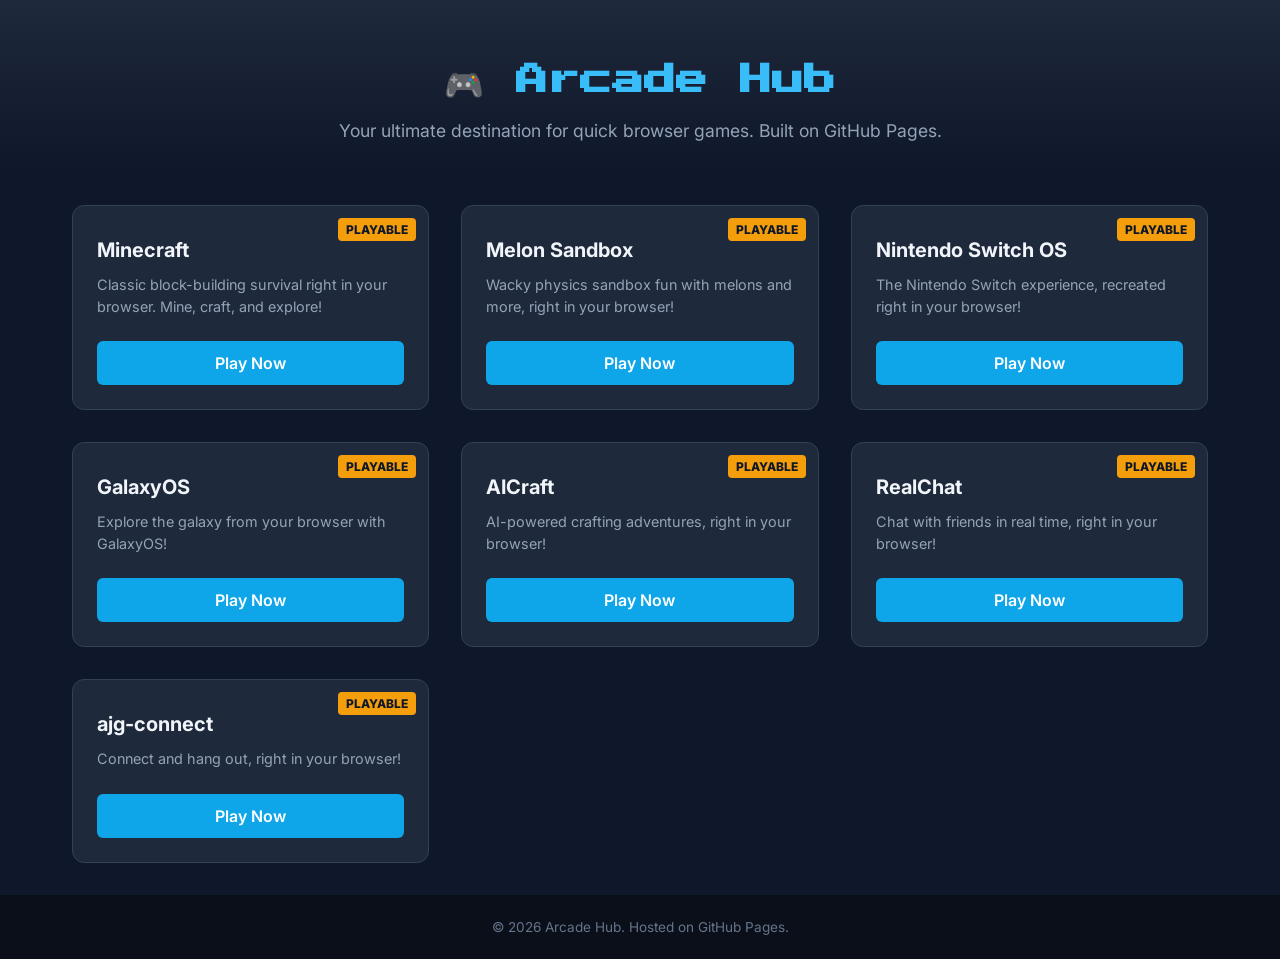
<file: index.html>
<!DOCTYPE html>
<html lang="en">
<head>
    <meta charset="UTF-8">
    <meta name="viewport" content="width=device-width, initial-scale=1.0">
    <title>Arcade Hub - Play Games Online</title>
    <link rel="stylesheet" href="style.css">
    <link href="https://fonts.googleapis.com/css2?family=Press+Start+2P&family=Inter:wght@400;600;800&display=swap" rel="stylesheet">
</head>
<body>

    <header class="hero">
        <h1>🎮 Arcade Hub</h1>
        <p>Your ultimate destination for quick browser games. Built on GitHub Pages.</p>
    </header>

    <main class="container">
        <section class="game-grid">
            
            <div class="game-card">
                <div class="card-badge live">Playable</div>
                <div class="card-content">
                    <h2>Minecraft</h2>
                    <p>Classic block-building survival right in your browser. Mine, craft, and explore!</p>
                    <a href="https://tinyurl.com/ah-r-one" class="play-btn">Play Now</a>
                </div>
            </div>

            <div class="game-card">
                <div class="card-badge live">Playable</div>
                <div class="card-content">
                    <h2>Melon Sandbox</h2>
                    <p>Wacky physics sandbox fun with melons and more, right in your browser!</p>
                    <a href="https://tinyurl.com/AH-R-TWO" class="play-btn">Play Now</a>
                </div>
            </div>

            <div class="game-card">
                <div class="card-badge live">Playable</div>
                <div class="card-content">
                    <h2>Nintendo Switch OS</h2>
                    <p>The Nintendo Switch experience, recreated right in your browser!</p>
                    <a href="https://tinyurl.com/ah-r-three" class="play-btn">Play Now</a>
                </div>
            </div>

            <div class="game-card">
                <div class="card-badge live">Playable</div>
                <div class="card-content">
                    <h2>GalaxyOS</h2>
                    <p>Explore the galaxy from your browser with GalaxyOS!</p>
                    <a href="https://tinyurl.com/ah-r-four" class="play-btn">Play Now</a>
                </div>
            </div>

            <div class="game-card">
                <div class="card-badge live">Playable</div>
                <div class="card-content">
                    <h2>AICraft</h2>
                    <p>AI-powered crafting adventures, right in your browser!</p>
                    <a href="https://tinyurl.com/arcade-hub-r-five" class="play-btn">Play Now</a>
                </div>
            </div>

            <div class="game-card">
                <div class="card-badge live">Playable</div>
                <div class="card-content">
                    <h2>RealChat</h2>
                    <p>Chat with friends in real time, right in your browser!</p>
                    <a href="https://sites.google.com/view/realchat-revive" class="play-btn">Play Now</a>
                </div>
            </div>

            <div class="game-card">
                <div class="card-badge live">Playable</div>
                <div class="card-content">
                    <h2>ajg-connect</h2>
                    <p>Connect and hang out, right in your browser!</p>
                    <a href="https://sites.google.com/view/ajg-connect" class="play-btn">Play Now</a>
                </div>
            </div>

        </section>
    </main>

    <footer>
        <p>&copy; 2026 Arcade Hub. Hosted on GitHub Pages.</p>
    </footer>

</body>
</html>
</file>
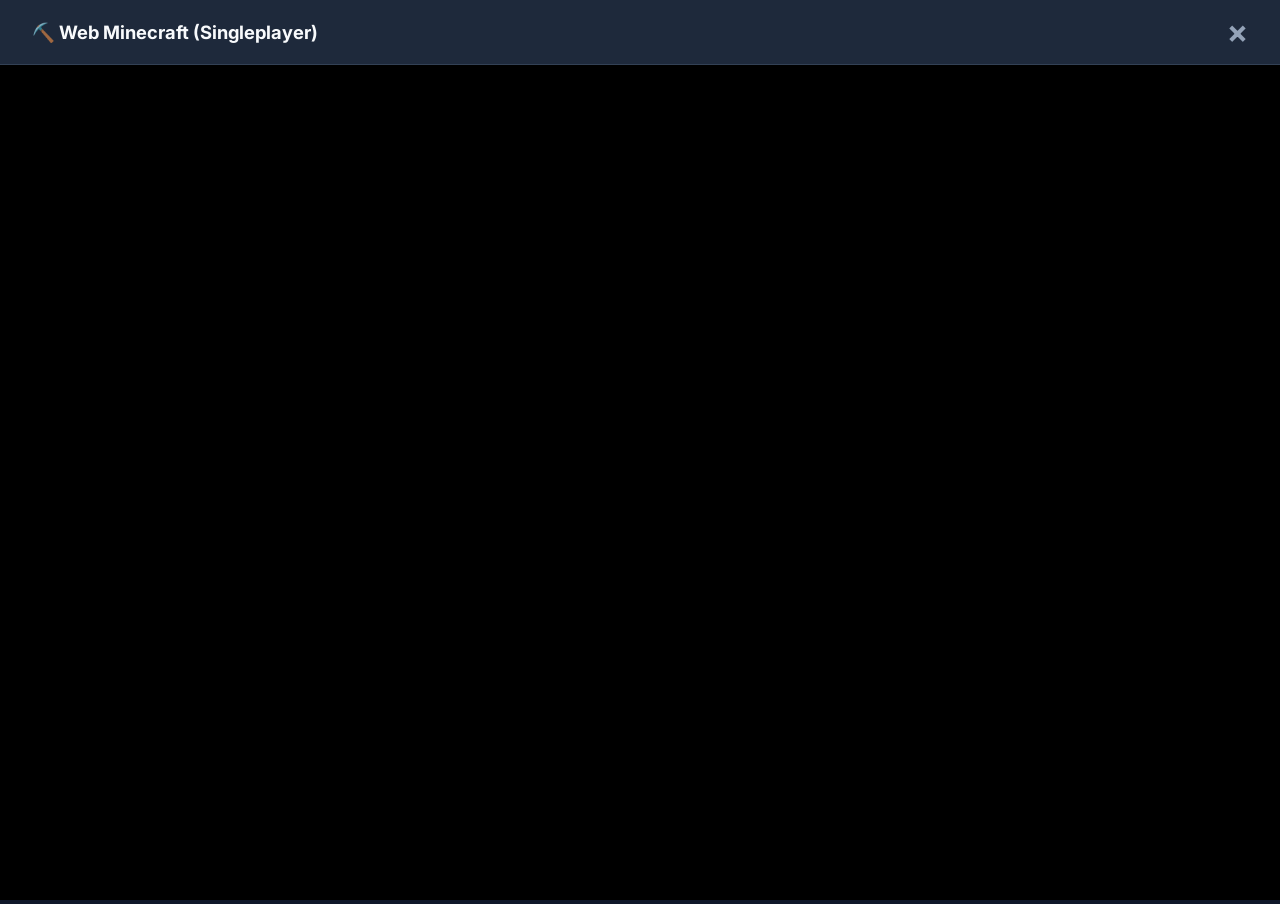
<file: minecraftold.html>
<!DOCTYPE html>
<html lang="en">
<head>
    <meta charset="UTF-8">
    <meta name="viewport" content="width=device-width, initial-scale=1.0">
    <title>Web Minecraft - Arcade Hub</title>
    <link rel="stylesheet" href="style.css">
    <link href="https://fonts.googleapis.com/css2?family=Inter:wght@400;600;800&display=swap" rel="stylesheet">
</head>
<body class="game-page-body">

    <!-- Top Navigation Bar with Back / Close Button -->
    <header class="game-header">
        <h2>⛏️ Web Minecraft (Singleplayer)</h2>
        <a href="https://ajgplayz-studio.github.io/Arcade-hub/" class="close-hub-btn" title="Back to Home">&times;</a>
    </header>

    <!-- Fullscreen Game Embed Container -->
    <main class="fullscreen-game-container">
        <!-- Singleplayer-optimized embed link -->
        <iframe src="https://eaglercraft-archive.github.io/eaglercraft-1.5.2-html/" title="Minecraft Singleplayer Version" allowfullscreen></iframe>
    </main>

</body>
</html>
</file>
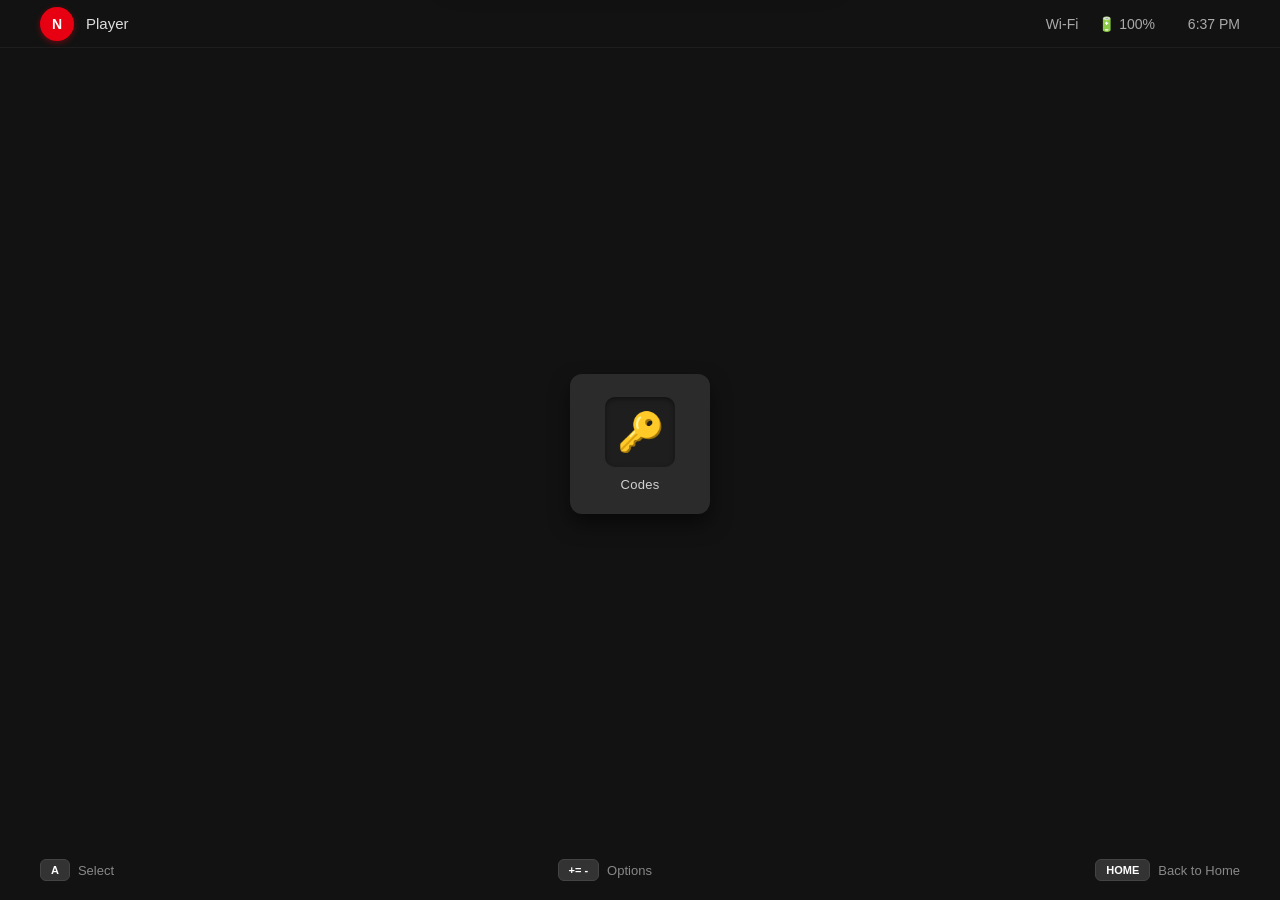
<file: nintendo.html>
<!DOCTYPE html>
<html lang="en">
<head>
    <meta charset="UTF-8">
    <meta name="viewport" content="width=device-width, initial-scale=1.0">
    <title>Nintendo Switch OS</title>
    <style>
        * {
            box-sizing: border-box;
            margin: 0;
            padding: 0;
            font-family: -apple-system, BlinkMacSystemFont, "Segoe UI", Roboto, Helvetica, Arial, sans-serif;
            user-select: none;
        }

        body {
            background-color: #121212;
            color: #ffffff;
            height: 100vh;
            display: flex;
            flex-direction: column;
            overflow: hidden;
        }

        /* Top Status Bar (Switch Style) */
        .status-bar {
            height: 48px;
            background-color: #121212;
            display: flex;
            justify-content: space-between;
            align-items: center;
            padding: 0 40px;
            font-size: 15px;
            color: #dcdcdc;
            border-bottom: 1px solid rgba(255,255,255,0.05);
        }

        .user-profile {
            display: flex;
            align-items: center;
            gap: 12px;
            cursor: pointer;
        }

        .avatar {
            width: 34px;
            height: 34px;
            background: #e60012;
            border-radius: 50%;
            display: flex;
            align-items: center;
            justify-content: center;
            font-weight: bold;
            color: white;
            font-size: 14px;
            box-shadow: 0 2px 6px rgba(230,0,18,0.4);
        }

        .status-icons {
            display: flex;
            align-items: center;
            gap: 20px;
            font-size: 14px;
            color: #aaa;
        }

        /* Main Home Screen (Switch Layout) */
        .home-container {
            flex: 1;
            display: flex;
            flex-direction: column;
            justify-content: center;
            align-items: center;
            padding: 20px;
            position: relative;
        }

        /* Switch App Grid Ribbon */
        .app-grid {
            display: flex;
            gap: 22px;
            justify-content: center;
            align-items: center;
            flex-wrap: wrap;
            max-width: 900px;
        }

        /* Authentic Switch Tile Style */
        .app-icon {
            width: 140px;
            height: 140px;
            background-color: #2b2b2b;
            border-radius: 12px;
            display: flex;
            flex-direction: column;
            align-items: center;
            justify-content: center;
            cursor: pointer;
            transition: transform 0.15s ease, background-color 0.15s ease, border-color 0.15s ease;
            border: 4px solid #2b2b2b;
            box-shadow: 0 10px 20px rgba(0,0,0,0.5);
            position: relative;
        }

        .app-icon:hover {
            transform: translateY(-6px) scale(1.03);
            background-color: #353535;
            border-color: #ffffff;
        }

        .app-icon.selected {
            transform: translateY(-6px) scale(1.03);
            border-color: #ffffff;
        }

        .app-icon .icon-graphic {
            width: 70px;
            height: 70px;
            display: flex;
            align-items: center;
            justify-content: center;
            font-size: 38px;
            border-radius: 10px;
            background: #1e1e1e;
            box-shadow: inset 0 2px 5px rgba(0,0,0,0.4);
        }

        .app-icon span {
            margin-top: 10px;
            font-size: 13px;
            font-weight: 500;
            color: #d1d1d1;
            letter-spacing: 0.3px;
            text-align: center;
            width: 100%;
            padding: 0 5px;
            white-space: nowrap;
            overflow: hidden;
            text-overflow: ellipsis;
        }

        /* Switch Footer / Controller Hint Bar */
        .switch-footer {
            height: 60px;
            display: flex;
            justify-content: space-between;
            align-items: center;
            padding: 0 40px;
            background-color: #121212;
            color: #888;
            font-size: 13px;
        }

        .footer-item {
            display: flex;
            align-items: center;
            gap: 8px;
        }

        .footer-btn {
            background: #333;
            color: #fff;
            padding: 4px 10px;
            border-radius: 6px;
            font-weight: bold;
            font-size: 11px;
            border: 1px solid #444;
        }

        /* App View Windows */
        .app-view {
            position: absolute;
            top: 0;
            left: 0;
            width: 100%;
            height: 100%;
            background-color: #1a1a1a;
            display: none;
            flex-direction: column;
            z-index: 10;
        }

        .app-header {
            height: 60px;
            background-color: #242424;
            display: flex;
            align-items: center;
            justify-content: space-between;
            padding: 0 30px;
            border-bottom: 2px solid #333;
        }

        .back-btn {
            background: #e60012;
            color: white;
            border: none;
            padding: 8px 18px;
            border-radius: 8px;
            cursor: pointer;
            font-weight: bold;
            font-size: 13px;
            transition: background 0.2s;
            display: flex;
            align-items: center;
            gap: 6px;
        }

        .back-btn:hover {
            background: #ff1a2b;
        }

        .app-content {
            flex: 1;
            display: flex;
            flex-direction: column;
            justify-content: center;
            align-items: center;
            padding: 20px;
        }

        /* Codes App Specific UI */
        .codes-box {
            background: #242424;
            padding: 40px;
            border-radius: 16px;
            text-align: center;
            box-shadow: 0 15px 35px rgba(0,0,0,0.6);
            max-width: 420px;
            width: 100%;
            border: 1px solid #333;
        }

        .codes-box h2 {
            margin-bottom: 8px;
            font-size: 22px;
            font-weight: 600;
        }

        .codes-box p {
            color: #999;
            font-size: 13px;
            margin-bottom: 24px;
        }

        .code-input {
            width: 100%;
            padding: 14px;
            font-size: 24px;
            text-align: center;
            letter-spacing: 4px;
            background: #141414;
            border: 2px solid #3b3b3b;
            color: white;
            border-radius: 10px;
            outline: none;
            margin-bottom: 20px;
        }

        .code-input:focus {
            border-color: #e60012;
        }

        .submit-code-btn {
            width: 100%;
            padding: 12px;
            background: #e60012;
            color: white;
            border: none;
            border-radius: 10px;
            font-size: 15px;
            font-weight: bold;
            cursor: pointer;
            transition: background 0.2s;
        }

        .submit-code-btn:hover {
            background: #ff1a2b;
        }

        .message {
            margin-top: 15px;
            font-size: 14px;
            font-weight: bold;
            min-height: 20px;
        }

        /* Embedded Frame UI */
        .app-frame {
            width: 100%;
            height: 100%;
            border: none;
            background: #ffffff;
        }

        /* Switch Notification Popup */
        .notification {
            position: fixed;
            top: -100px;
            left: 50%;
            transform: translateX(-50%);
            background: #242424;
            border: 2px solid #3b3b3b;
            border-top: 4px solid #e60012;
            padding: 14px 24px;
            border-radius: 10px;
            display: flex;
            align-items: center;
            gap: 15px;
            box-shadow: 0 12px 30px rgba(0,0,0,0.7);
            transition: top 0.4s cubic-bezier(0.175, 0.885, 0.32, 1.275);
            z-index: 100;
            min-width: 340px;
        }

        .notification.show {
            top: 60px;
        }

        .notification-icon {
            font-size: 26px;
        }
    </style>
</head>
<body>

    <!-- Status Bar -->
    <div class="status-bar">
        <div class="user-profile">
            <div class="avatar">N</div>
            <span style="font-weight: 500;">Player</span>
        </div>
        <div class="status-icons">
            <span>Wi-Fi</span>
            <span>🔋 100%</span>
            <div id="clock" style="font-weight: 500; min-width: 65px; text-align: right;">10:18 PM</div>
        </div>
    </div>

    <!-- Home Screen -->
    <div class="home-container" id="homeScreen">
        <div class="app-grid" id="appGrid">
            <!-- Codes App (Always Present) -->
            <div class="app-icon" onclick="openApp('codesApp')">
                <div class="icon-graphic" style="color: #ffcc00;">🔑</div>
                <span>Codes</span>
            </div>
            <!-- Galaxy OS (Hidden by default) -->
            <div class="app-icon" id="galaxyAppIcon" style="display: none;" onclick="openApp('galaxyOsApp')">
                <div class="icon-graphic" style="color: #00d2ff;">🌌</div>
                <span>Galaxy OS</span>
            </div>
            <!-- Melon Sandbox (Hidden by default) -->
            <div class="app-icon" id="melonAppIcon" style="display: none;" onclick="openApp('melonOsApp')">
                <div class="icon-graphic" style="color: #ff4757;">🍉</div>
                <span>Melon Sandbox</span>
            </div>
        </div>
    </div>

    <!-- Switch Footer Helper Bar -->
    <div class="switch-footer">
        <div class="footer-item"><span class="footer-btn">A</span> Select</div>
        <div class="footer-item"><span class="footer-btn">+= -</span> Options</div>
        <div class="footer-item"><span class="footer-btn">HOME</span> Back to Home</div>
    </div>

    <!-- Codes App View -->
    <div class="app-view" id="codesApp">
        <div class="app-header">
            <h2 style="font-size: 18px; font-weight: 600;">Codes App</h2>
            <button class="back-btn" onclick="closeApp()"><span>◀</span> Back</button>
        </div>
        <div class="app-content">
            <div class="codes-box">
                <h2>Secret Code Entry</h2>
                <p>Enter a secret code to unlock hidden software.</p>
                <input type="text" id="codeInputField" class="code-input" placeholder="code...">
                <button class="submit-code-btn" onclick="checkCode()">Submit Code</button>
                <div class="message" id="codeMessage"></div>
            </div>
        </div>
    </div>

    <!-- Galaxy OS App View -->
    <div class="app-view" id="galaxyOsApp">
        <div class="app-header">
            <h2 style="font-size: 18px; font-weight: 600;">Galaxy OS</h2>
            <button class="back-btn" onclick="closeApp()"><span>◀</span> Back</button>
        </div>
        <div class="app-content" style="padding: 0;">
            <iframe class="app-frame" src="https://atlasos-official.github.io/Galaxy/old"></iframe>
        </div>
    </div>

    <!-- Melon Sandbox App View -->
    <div class="app-view" id="melonOsApp">
        <div class="app-header">
            <h2 style="font-size: 18px; font-weight: 600;">Melon Sandbox</h2>
            <button class="back-btn" onclick="closeApp()"><span>◀</span> Back</button>
        </div>
        <div class="app-content" style="padding: 0;">
            <iframe class="app-frame" src="https://melonsandbox.com"></iframe>
        </div>
    </div>

    <!-- Unlock Notification -->
    <div class="notification" id="unlockNotification">
        <span class="notification-icon" id="notifIcon">✨</span>
        <div>
            <div style="font-weight: bold; font-size: 13px; color: #fff;">Software Added</div>
            <div style="font-size: 12px; color: #aaa; margin-top: 2px;" id="notifText">New software is now available on the HOME Menu.</div>
        </div>
    </div>

    <script>
        // Real-time clock update
        function updateClock() {
            const now = new Date();
            let hours = now.getHours();
            const minutes = now.getMinutes().toString().padStart(2, '0');
            const ampm = hours >= 12 ? 'PM' : 'AM';
            hours = hours % 12 || 12;
            document.getElementById('clock').innerText = `${hours}:${minutes} ${ampm}`;
        }
        setInterval(updateClock, 1000);
        updateClock();

        let galaxyUnlocked = false;
        let melonUnlocked = false;

        // Navigation controls
        function openApp(appId) {
            document.getElementById('homeScreen').style.display = 'none';
            document.getElementById(appId).style.display = 'flex';
        }

        function closeApp() {
            document.querySelectorAll('.app-view').forEach(view => {
                view.style.display = 'none';
            });
            document.getElementById('homeScreen').style.display = 'flex';
        }

        // Check secret code logic
        function checkCode() {
            const inputVal = document.getElementById('codeInputField').value.trim().toLowerCase();
            const msg = document.getElementById('codeMessage');

            if (inputVal === "1423") {
                msg.style.color = "#4CD137";
                msg.innerText = "Access Granted!";
                
                if (!galaxyUnlocked) {
                    galaxyUnlocked = true;
                    document.getElementById('galaxyAppIcon').style.display = 'flex';
                    showNotification("✨", "Galaxy OS is now available on the HOME Menu.");
                }

                setTimeout(() => {
                    closeApp();
                    document.getElementById('codeInputField').value = "";
                    msg.innerText = "";
                }, 1200);
            } 
            else if (inputVal === "melo") {
                msg.style.color = "#4CD137";
                msg.innerText = "Access Granted!";
                
                if (!melonUnlocked) {
                    melonUnlocked = true;
                    document.getElementById('melonAppIcon').style.display = 'flex';
                    showNotification("🍉", "Melon Sandbox is now available on the HOME Menu.");
                }

                setTimeout(() => {
                    closeApp();
                    document.getElementById('codeInputField').value = "";
                    msg.innerText = "";
                }, 1200);
            } 
            else {
                msg.style.color = "#e60012";
                msg.innerText = "Incorrect Code. Try again.";
            }
        }

        // Trigger Nintendo Switch style top notification popup
        function showNotification(icon, text) {
            document.getElementById('notifIcon').innerText = icon;
            document.getElementById('notifText').innerText = text;
            const notif = document.getElementById('unlockNotification');
            notif.classList.add('show');
            setTimeout(() => {
                notif.classList.remove('show');
            }, 4500);
        }

        // Allow pressing 'Enter' to submit code
        document.getElementById('codeInputField').addEventListener('keypress', function (e) {
            if (e.key === 'Enter') {
                checkCode();
            }
        });
    </script>
</body>
</html>
</file>
<file: style.css>
/* Reset & Base Styles */
* {
    margin: 0;
    padding: 0;
    box-sizing: border-box;
}

body {
    font-family: 'Inter', sans-serif;
    background-color: #0f172a;
    color: #f8fafc;
    min-height: 100vh;
    display: flex;
    flex-direction: column;
    justify-content: space-between;
}

/* Hero Section */
.hero {
    text-align: center;
    padding: 4rem 1rem 2rem;
    background: linear-gradient(to bottom, #1e293b, #0f172a);
}

.hero h1 {
    font-family: 'Press Start 2P', monospace;
    font-size: 2rem;
    color: #38bdf8;
    margin-bottom: 1rem;
}

.hero p {
    color: #94a3b8;
    font-size: 1.1rem;
}

/* Main Container & Grid */
.container {
    max-width: 1200px;
    margin: 0 auto;
    padding: 2rem;
    width: 100%;
    flex: 1;
}

.game-grid {
    display: grid;
    grid-template-columns: repeat(auto-fill, minmax(280px, 1fr));
    gap: 2rem;
}

/* Game Card Styles */
.game-card {
    background-color: #1e293b;
    border-radius: 12px;
    overflow: hidden;
    position: relative;
    border: 1px solid #334155;
    transition: transform 0.2s ease, box-shadow 0.2s ease;
}

.game-card:hover {
    transform: translateY(-5px);
    box-shadow: 0 10px 20px rgba(56, 189, 248, 0.1);
}

.card-badge {
    position: absolute;
    top: 12px;
    right: 12px;
    background-color: #f59e0b;
    color: #0f172a;
    font-size: 0.75rem;
    font-weight: 800;
    padding: 4px 8px;
    border-radius: 4px;
    text-transform: uppercase;
}

.card-content {
    padding: 2rem 1.5rem 1.5rem;
}

.card-content h2 {
    font-size: 1.25rem;
    margin-bottom: 0.75rem;
    color: #f1f5f9;
}

.card-content p {
    color: #94a3b8;
    font-size: 0.9rem;
    margin-bottom: 1.5rem;
    line-height: 1.5;
}

/* Buttons */
.play-btn {
    display: inline-block;
    width: 100%;
    padding: 0.75rem;
    text-align: center;
    background-color: #0ea5e9;
    color: white;
    font-weight: 600;
    border: none;
    border-radius: 6px;
    cursor: pointer;
    transition: background-color 0.2s;
}

.play-btn.disabled {
    background-color: #334155;
    color: #64748b;
    cursor: not-allowed;
}

/* Footer */
footer {
    text-align: center;
    padding: 1.5rem;
    background-color: #0b0f19;
    color: #64748b;
    font-size: 0.85rem;
}
/* Game Page Layout Styles */
.game-page-body {
    background-color: #0f172a;
    height: 100vh;
    display: flex;
    flex-direction: column;
    overflow: hidden;
}

.game-header {
    background-color: #1e293b;
    padding: 1rem 2rem;
    display: flex;
    justify-content: space-between;
    align-items: center;
    border-bottom: 1px solid #334155;
}

.game-header h2 {
    color: #f8fafc;
    font-size: 1.15rem;
}

.close-hub-btn {
    color: #94a3b8;
    font-size: 2rem;
    font-weight: bold;
    text-decoration: none;
    line-height: 1;
    transition: color 0.2s;
}

.close-hub-btn:hover {
    color: #f8fafc;
}

.fullscreen-game-container {
    flex: 1;
    width: 100%;
    background: #000;
}

.fullscreen-game-container iframe {
    width: 100%;
    height: 100%;
    border: none;
}

/* Ensure anchor tags styled as buttons look correct */
a.play-btn {
    text-decoration: none;
    display: block;
    text-align: center;
}
</file>
